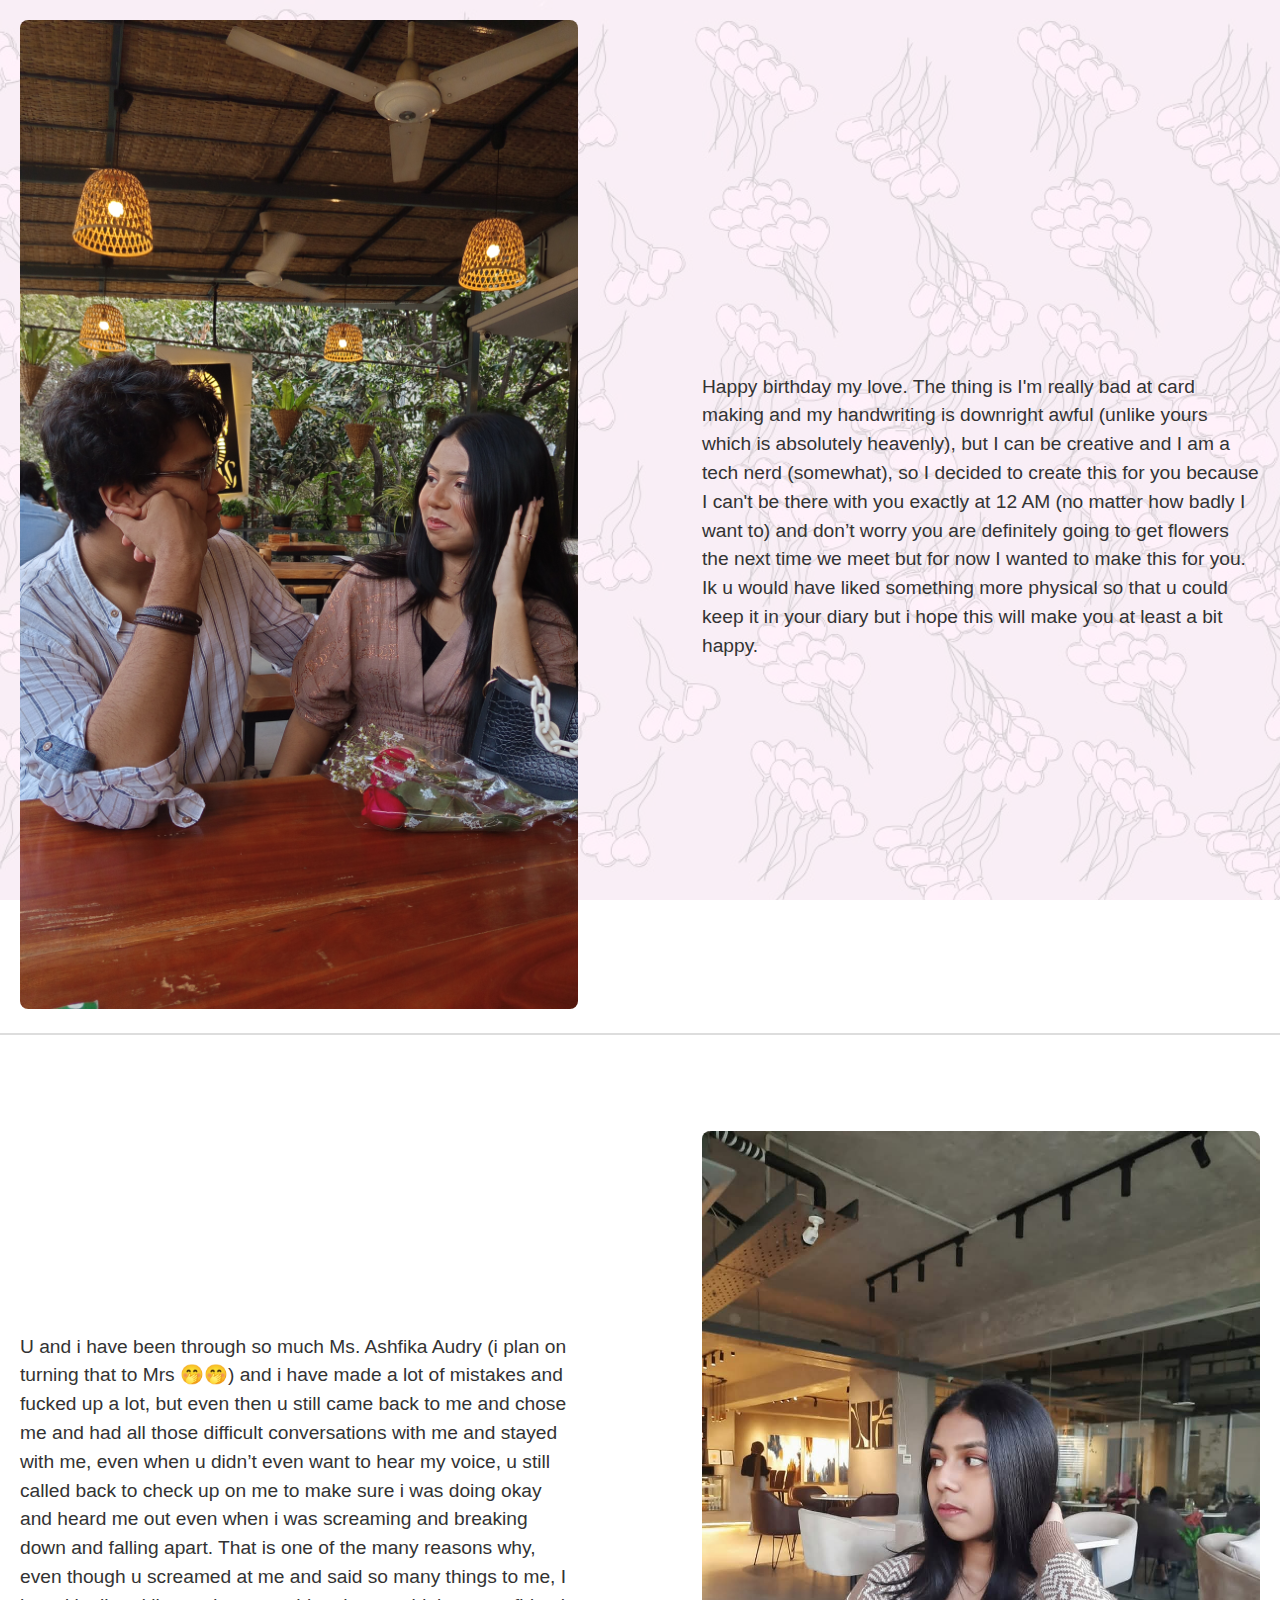
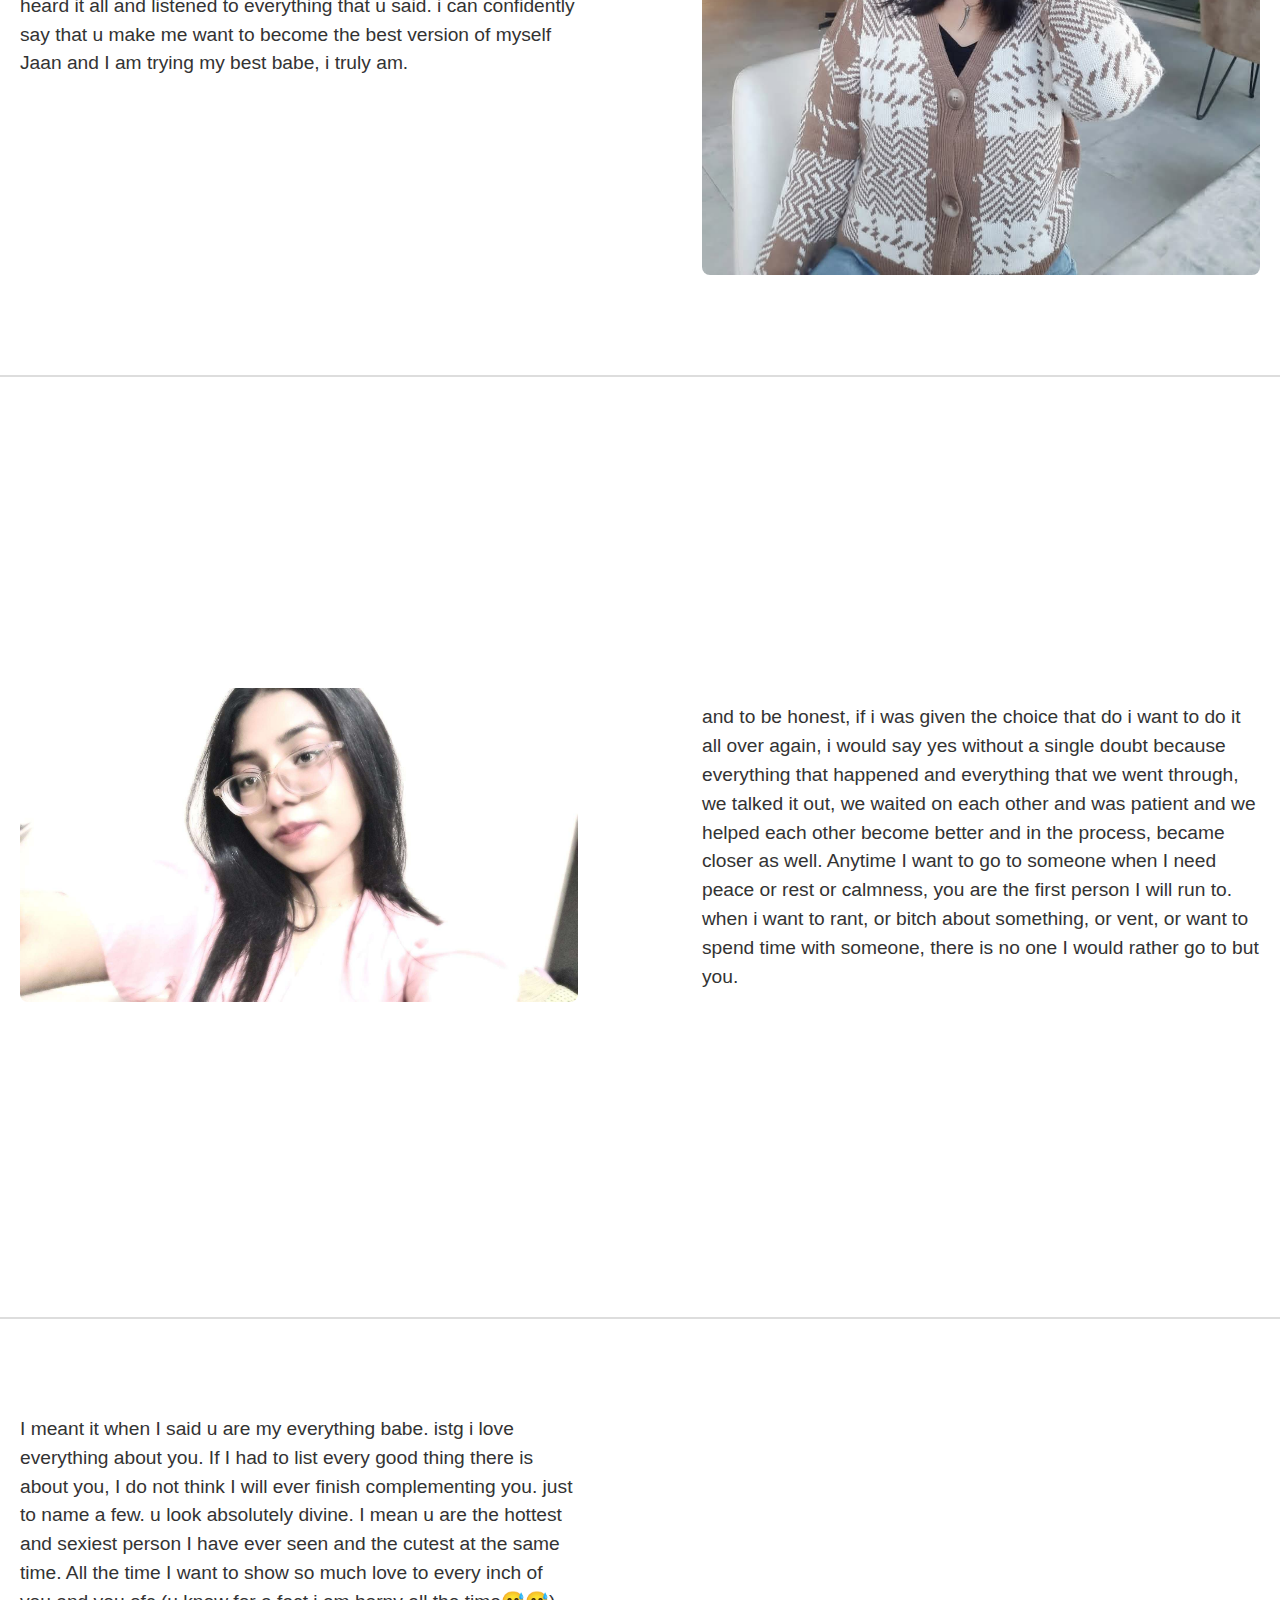
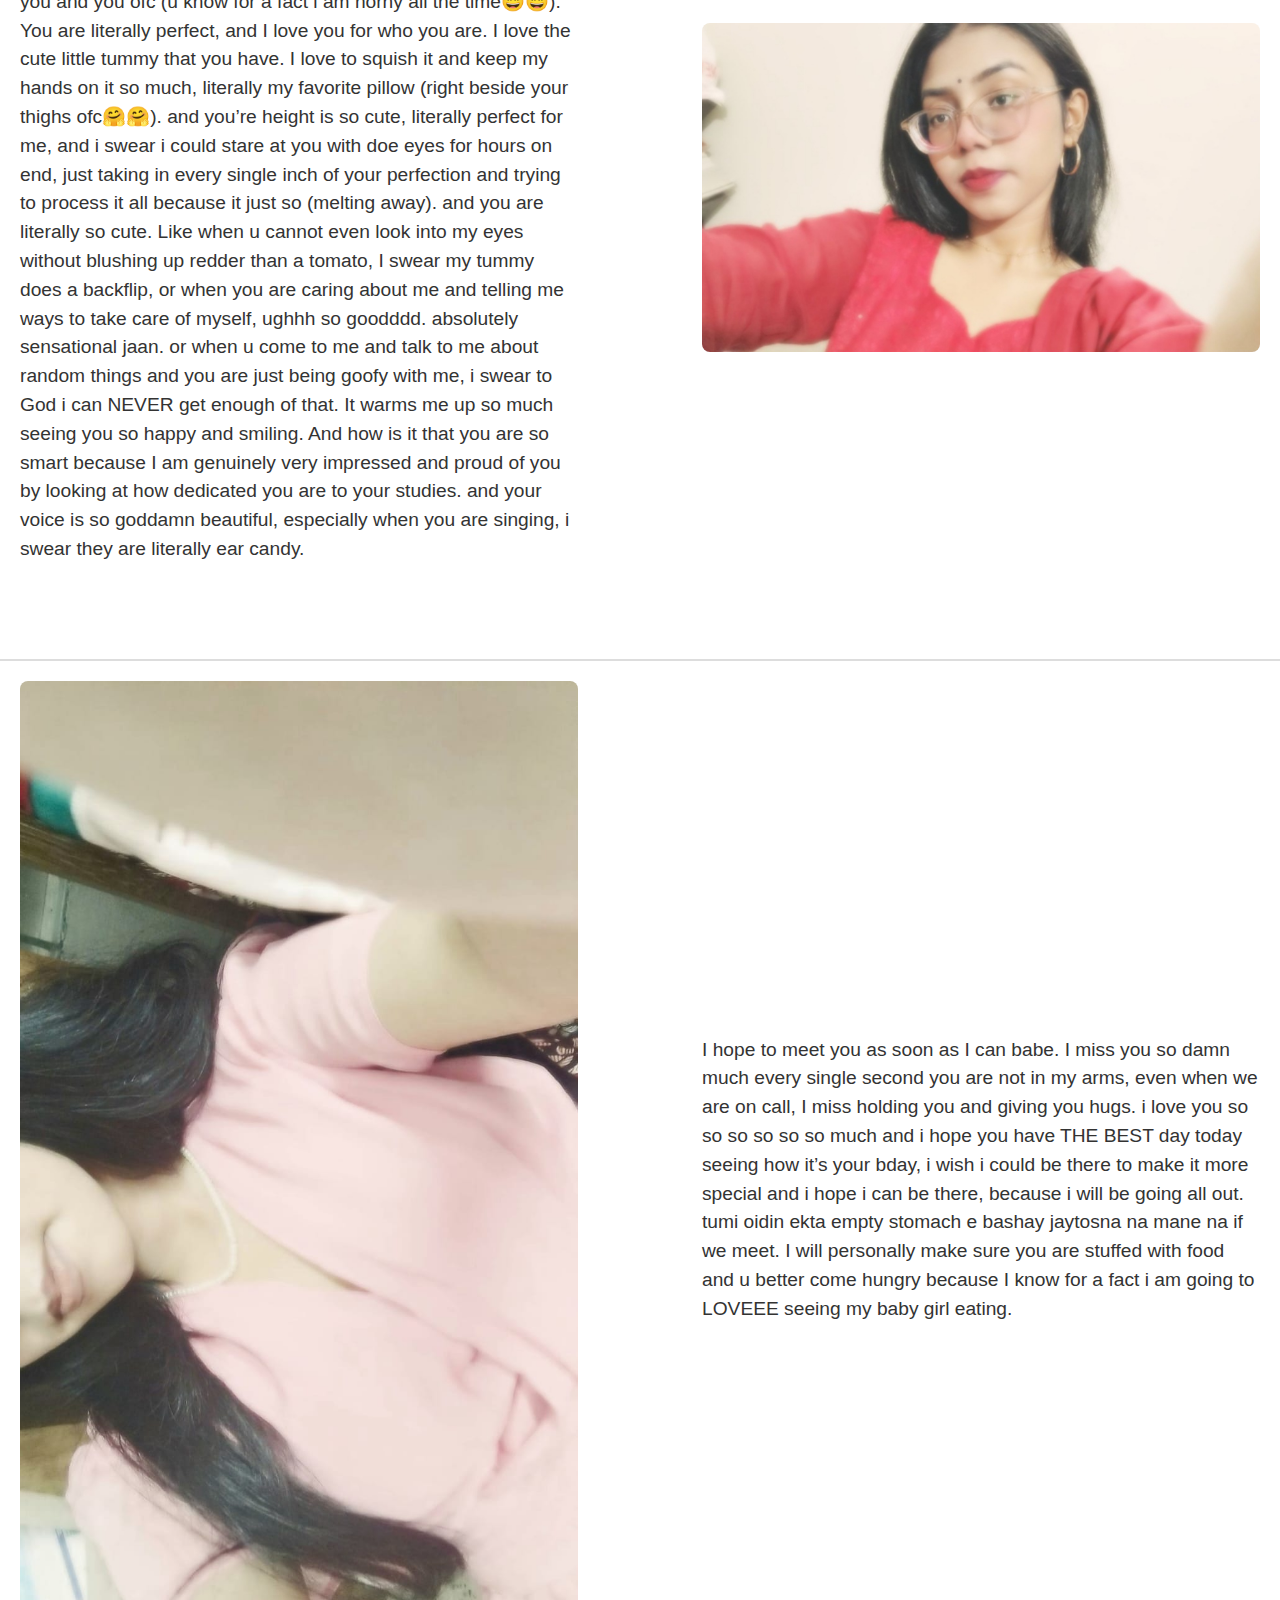
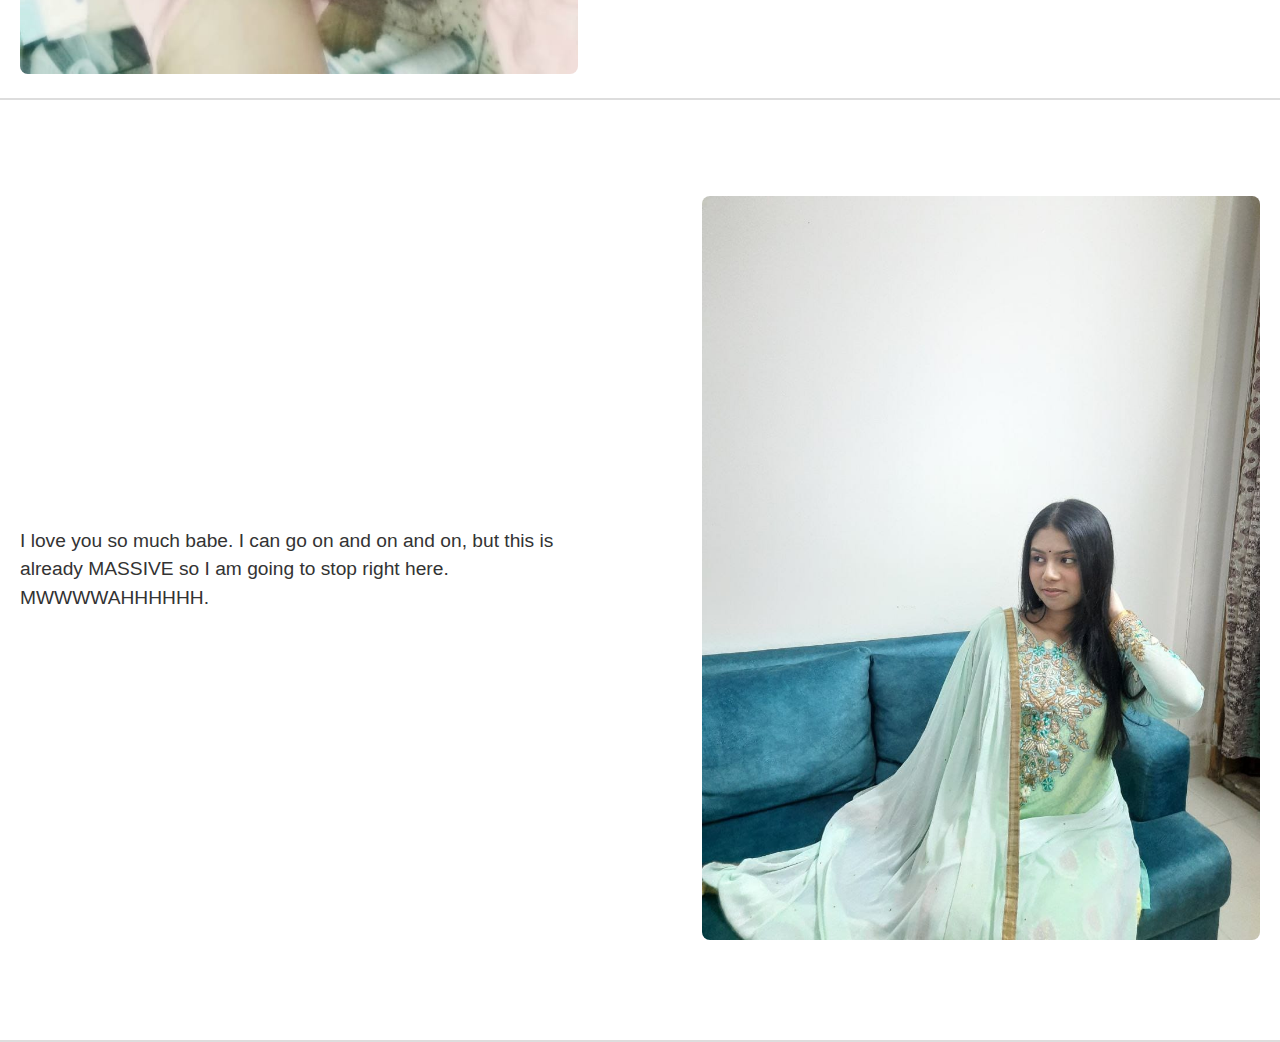
<file: simple.html>
<!DOCTYPE html>
<html lang="en">
<head>
  <meta charset="UTF-8" />
  <meta name="viewport" content="width=device-width, initial-scale=1.0" />
  <title>Six Page Website</title>
  <link rel="stylesheet" href="style.css" />
</head>
<body>
  <div class="page" id="page1">
    <div class="image">
      <img src="pic5.jpg" alt="Image 1" />
    </div>
    <div class="text">
      <p>Happy birthday my love. The thing is I'm really bad at card making and my handwriting is downright awful (unlike yours which is absolutely heavenly), but I can be creative and I am a tech nerd (somewhat), so I decided to create this for you because I can't be there with you exactly at 12 AM (no matter how badly I want to) and don’t worry you are definitely going to get flowers the next time we meet but for now I wanted to make this for you. Ik u would have liked something more physical so that u could keep it in your diary but i hope this will make you at least a bit happy.</p>
    </div>
  </div>
  <div class="page" id="page2">
    <div class="text">
      <p>U and i have been through so much Ms. Ashfika Audry (i plan on turning that to Mrs 🤭🤭) and i have made a lot of mistakes and fucked up a lot, but even then u still came back to me and chose me and had all those difficult conversations with me and stayed with me, even when u didn’t even want to hear my voice, u still called back to check up on me to make sure i was doing okay and heard me out even when i was screaming and breaking down and falling apart. That is one of the many reasons why, even though u screamed at me and said so many things to me, I heard it all and listened to everything that u said. i can confidently say that u make me want to become the best version of myself Jaan and I am trying my best babe, i truly am.</p>
    </div>
    <div class="image">
      <img src="pic2.jpg" alt="Image 2" />
    </div>
  </div>
  <div class="page" id="page3">
    <div class="image">
      <img src="pic3.jpg" alt="Image 3" />
    </div>
    <div class="text">
      <p>and to be honest, if i was given the choice that do i want to do it all over again, i would say yes without a single doubt because everything that happened and everything that we went through, we talked it out, we waited on each other and was patient and we helped each other become better and in the process, became closer as well. Anytime I want to go to someone when I need peace or rest or calmness, you are the first person I will run to. when i want to rant, or bitch about something, or vent, or want to spend time with someone, there is no one I would rather go to but you.</p>
    </div>
  </div>
  <div class="page" id="page4">
    <div class="text">
      <p>I meant it when I said u are my everything babe. istg i love everything about you. If I had to list every good thing there is about you, I do not think I will ever finish complementing you. just to name a few. u look absolutely divine. I mean u are the hottest and sexiest person I have ever seen and the cutest at the same time. All the time I want to show so much love to every inch of you and you ofc (u know for a fact i am horny all the time😅😅). You are literally perfect, and I love you for who you are. I love the cute little tummy that you have. I love to squish it and keep my hands on it so much, literally my favorite pillow (right beside your thighs ofc🤗🤗). and you’re height is so cute, literally perfect for me, and i swear i could stare at you with doe eyes for hours on end, just taking in every single inch of your perfection and trying to process it all because it just so (melting away). and you are literally so cute. Like when u cannot even look into my eyes without blushing up redder than a tomato, I swear my tummy does a backflip, or when you are caring about me and telling me ways to take care of myself, ughhh so goodddd. absolutely sensational jaan. or when u come to me and talk to me about random things and you are just being goofy with me, i swear to God i can NEVER get enough of that. It warms me up so much seeing you so happy and smiling. And how is it that you are so smart because I am genuinely very impressed and proud of you by looking at how dedicated you are to your studies. and your voice is so goddamn beautiful, especially when you are singing, i swear they are literally ear candy.</p>
    </div>
    <div class="image">
      <img src="pic4.jpg" alt="Image 4" />
    </div>
  </div>
  <div class="page" id="page5">
    <div class="image">
      <img src="pic1.jpg" alt="Image 5" />
    </div>
    <div class="text">
      <p>I hope to meet you as soon as I can babe. I miss you so damn much every single second you are not in my arms, even when we are on call, I miss holding you and giving you hugs. i love you so so so so so so much and i hope you have THE BEST day today seeing how it’s your bday, i wish i could be there to make it more special and i hope i can be there, because i will be going all out. tumi oidin ekta empty stomach e bashay jaytosna na mane na if we meet. I will personally make sure you are stuffed with food and u better come hungry because I know for a fact i am going to LOVEEE seeing my baby girl eating.</p>
    </div>
  </div>
  <div class="page" id="page6">
    <div class="text">
      <p>I love you so much babe. I can go on and on and on, but this is already MASSIVE so I am going to stop right here. MWWWWAHHHHHH.</p>
    </div>
    <div class="image">
      <img src="pic6.jpg" alt="Image 6" />
    </div>
  </div>
</body>
</html>
</file>
<file: style.css>
body {
  margin: 0;
  padding: 0;
  background: url('bg.jpg') no-repeat center center fixed;
  background-size: cover;
  font-family: sans-serif;
  overflow-x: hidden;
}

.page {
  display: flex;
  flex-direction: row;
  justify-content: space-between;
  align-items: center;
  padding: 20px;
  min-height: 100vh;
  background-color: rgba(255, 255, 255, 0.8);
  border-bottom: 2px solid #ddd;
}

.image img {
  max-width: 100%;
  height: auto;
  border-radius: 8px;
}

.image, .text {
  width: 45%;
}

.text {
  font-size: 1.2rem;
  line-height: 1.5;
  color: #333;
}

@media (max-width: 768px) {
  .page {
    flex-direction: column;
    text-align: center;
  }

  .image, .text {
    width: 90%;
    margin-bottom: 20px;
  }
}
</file>
